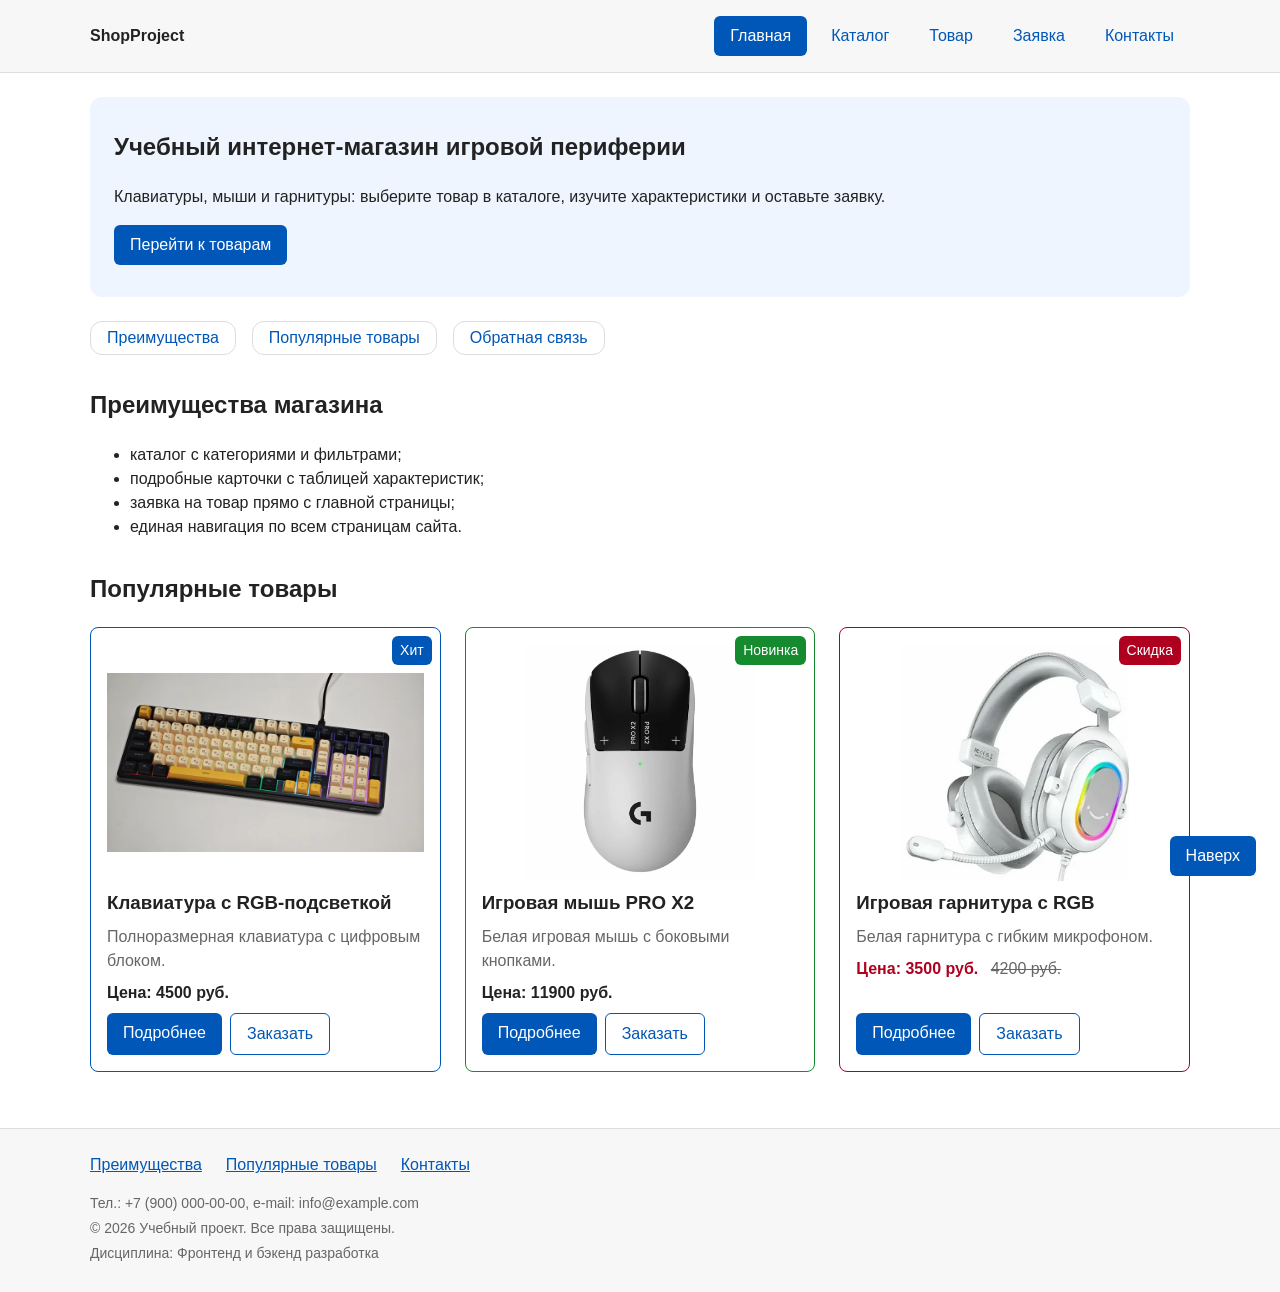
<file: index.html>
<!DOCTYPE html>
<html lang="ru">

<head>
    <meta charset="UTF-8">
    <meta name="viewport" content="width=device-width, initial-scale=1.0">
    <meta name="description" content="Главная страница учебного интернет-магазина игровой периферии: преимущества, популярные товары, быстрая заявка.">
    <title>Учебный интернет-магазин</title>
    <link rel="stylesheet" href="css/style.css">
    <script src="js/main.js" defer></script>
    <meta property="og:type" content="website">
    <meta property="og:title" content="Учебный интернет-магазин">
    <meta property="og:description" content="Главная страница учебного интернет-магазина игровой периферии: преимущества, популярные товары, быстрая заявка.">
</head>

<body>
    <header class="site-header">
        <div class="site-header__inner">
            <a class="site-header__logo" href="index.html">ShopProject</a>

            <nav class="site-nav" aria-label="Основная навигация">
                <ul class="site-nav__list">
                    <li class="site-nav__item">
                        <a class="site-nav__link site-nav__link--active" aria-current="page" href="index.html">Главная</a>
                    </li>
                    <li class="site-nav__item">
                        <a class="site-nav__link" href="catalog.html">Каталог</a>
                    </li>
                    <li class="site-nav__item">
                        <a class="site-nav__link" href="product.html">Товар</a>
                    </li>
                    <li class="site-nav__item">
                        <a class="site-nav__link" href="order.html">Заявка</a>
                    </li>
                    <li class="site-nav__item">
                        <a class="site-nav__link" href="contacts.html">Контакты</a>
                    </li>
                </ul>
            </nav>
        </div>
    </header>

    <main class="site-main">
        <section class="hero">
            <h1 class="hero__title">Учебный интернет-магазин игровой периферии</h1>
            <p class="hero__text">
                Клавиатуры, мыши и гарнитуры: выберите товар в каталоге, изучите характеристики и оставьте заявку.
            </p>
            <a class="button button--primary" href="#popular">Перейти к товарам</a>
        </section>

        <nav class="anchor-nav" aria-label="Разделы страницы">
            <a class="anchor-nav__link" href="#advantages">Преимущества</a>
            <a class="anchor-nav__link" href="#popular">Популярные товары</a>
            <a class="anchor-nav__link" href="#contacts">Обратная связь</a>
        </nav>

        <section class="section" id="advantages">
            <h2 class="section__title">Преимущества магазина</h2>

            <ul class="advantages-list">
                <li>каталог с категориями и фильтрами;</li>
                <li>подробные карточки с таблицей характеристик;</li>
                <li>заявка на товар прямо с главной страницы;</li>
                <li>единая навигация по всем страницам сайта.</li>
            </ul>
        </section>

        <section class="section" id="popular">
            <h2 class="section__title">Популярные товары</h2>

            <div class="products-grid">
                <article class="product-card product-card--featured" data-category="keyboards">
                    <span class="product-card__badge">Хит</span>
                    <img class="product-card__image" src="images/product-1.png" alt="Клавиатура с цифровым блоком, чёрно-бежево-жёлтые клавиши, RGB-подсветка" width="760" height="428" loading="lazy">
                    <h3 class="product-card__title">Клавиатура с RGB-подсветкой</h3>
                    <p class="product-card__description">Полноразмерная клавиатура с цифровым блоком.</p>
                    <p class="product-card__price">Цена: 4500 руб.</p>
                    <div class="product-card__actions">
                        <a class="button button--primary product-card__button" href="product.html">Подробнее</a>
                        <button class="button button--secondary product-card__button" type="button" data-product="Клавиатура с RGB-подсветкой">Заказать</button>
                    </div>
                </article>
                <article class="product-card product-card--new" data-category="mice">
                    <span class="product-card__badge">Новинка</span>
                    <img class="product-card__image" src="images/product-2.png" alt="Белая игровая мышь PRO X2 с чёрной верхней панелью, вид сверху" width="779" height="800" loading="lazy">
                    <h3 class="product-card__title">Игровая мышь PRO X2</h3>
                    <p class="product-card__description">Белая игровая мышь с боковыми кнопками.</p>
                    <p class="product-card__price">Цена: 11900 руб.</p>
                    <div class="product-card__actions">
                        <a class="button button--primary product-card__button" href="product-2.html">Подробнее</a>
                        <button class="button button--secondary product-card__button" type="button" data-product="Игровая мышь PRO X2">Заказать</button>
                    </div>
                </article>
                <article class="product-card product-card--discount" data-category="headsets">
                    <span class="product-card__badge">Скидка</span>
                    <img class="product-card__image" src="images/product-3.png" alt="Белая игровая гарнитура с RGB-кольцом на чашке и микрофоном" width="307" height="320" loading="lazy">
                    <h3 class="product-card__title">Игровая гарнитура с RGB</h3>
                    <p class="product-card__description">Белая гарнитура с гибким микрофоном.</p>
                    <p class="product-card__price">Цена: 3500 руб. <s class="product-card__old-price">4200 руб.</s></p>
                    <div class="product-card__actions">
                        <a class="button button--primary product-card__button" href="product-3.html">Подробнее</a>
                        <button class="button button--secondary product-card__button" type="button" data-product="Игровая гарнитура с RGB">Заказать</button>
                    </div>
                </article>
            </div>
        </section>
    </main>

    <footer class="site-footer" id="contacts">
        <div class="site-footer__inner">
            <ul class="site-footer__links">
                <li><a class="site-footer__link" href="index.html#advantages">Преимущества</a></li>
                <li><a class="site-footer__link" href="index.html#popular">Популярные товары</a></li>
                <li><a class="site-footer__link" href="contacts.html">Контакты</a></li>
            </ul>
            <p class="site-footer__text">Тел.: +7 (900) 000-00-00, e-mail: info@example.com</p>
            <p class="site-footer__text">&copy; 2026 Учебный проект. Все права защищены.</p>
            <p class="site-footer__text">Дисциплина: Фронтенд и бэкенд разработка</p>
        </div>
    </footer>

    <a class="to-top" href="#" aria-label="Наверх">Наверх</a>

    <dialog class="order-dialog" id="order-dialog" aria-labelledby="order-dialog-title">
        <h2 class="order-dialog__title" id="order-dialog-title">Оформление заявки</h2>
        <p class="order-dialog__product">Товар: <strong id="selected-product-name"></strong></p>

        <form class="order-form" id="order-dialog-form" action="#" method="post" novalidate>
            <input id="selected-product" name="selected-product" type="hidden">

            <div class="order-form__field">
                <label class="order-form__label" for="dialog-name">Имя</label>
                <input class="order-form__input" id="dialog-name" name="name" type="text"
                    placeholder="Введите ваше имя" minlength="2" autocomplete="given-name" required>
            </div>

            <div class="order-form__field">
                <label class="order-form__label" for="dialog-email">E-mail</label>
                <input class="order-form__input" id="dialog-email" name="email" type="email"
                    placeholder="example@mail.ru" autocomplete="email" required>
            </div>

            <div class="order-form__field">
                <label class="order-form__label" for="dialog-phone">Телефон</label>
                <input class="order-form__input" id="dialog-phone" name="phone" type="tel" inputmode="tel"
                    placeholder="+7 (900) 000-00-00" pattern="^\+7 \(\d{3}\) \d{3}-\d{2}-\d{2}$" required>
                <small class="order-form__hint">Формат: +7 (900) 000-00-00</small>
            </div>

            <div class="order-form__field">
                <label class="order-form__label" for="dialog-topic">Тема заявки</label>
                <select class="order-form__select" id="dialog-topic" name="topic" required>
                    <option value="">Выберите тему</option>
                    <option value="product">Заказ товара</option>
                    <option value="consultation">Консультация</option>
                    <option value="delivery">Доставка</option>
                </select>
            </div>

            <div class="order-form__field">
                <label class="order-form__label" for="dialog-comment">Комментарий</label>
                <textarea class="order-form__textarea" id="dialog-comment" name="comment" rows="3"
                    placeholder="Укажите дополнительную информацию"></textarea>
            </div>

            <div class="order-form__field">
                <label class="order-form__label order-form__label--inline" for="dialog-agreement">
                    <input class="order-form__checkbox" id="dialog-agreement" name="agreement" type="checkbox" required>
                    Я согласен на обработку данных
                </label>
            </div>

            <div class="order-form__actions">
                <button class="button button--secondary" type="button" id="close-order-dialog">Закрыть</button>
                <button class="button button--primary" type="submit">Отправить заявку</button>
            </div>
        </form>
    </dialog>

    <p class="success-message" id="success-message" role="status" hidden>
        Форма успешно отправлена!
    </p>
</body>

</html>
</file>
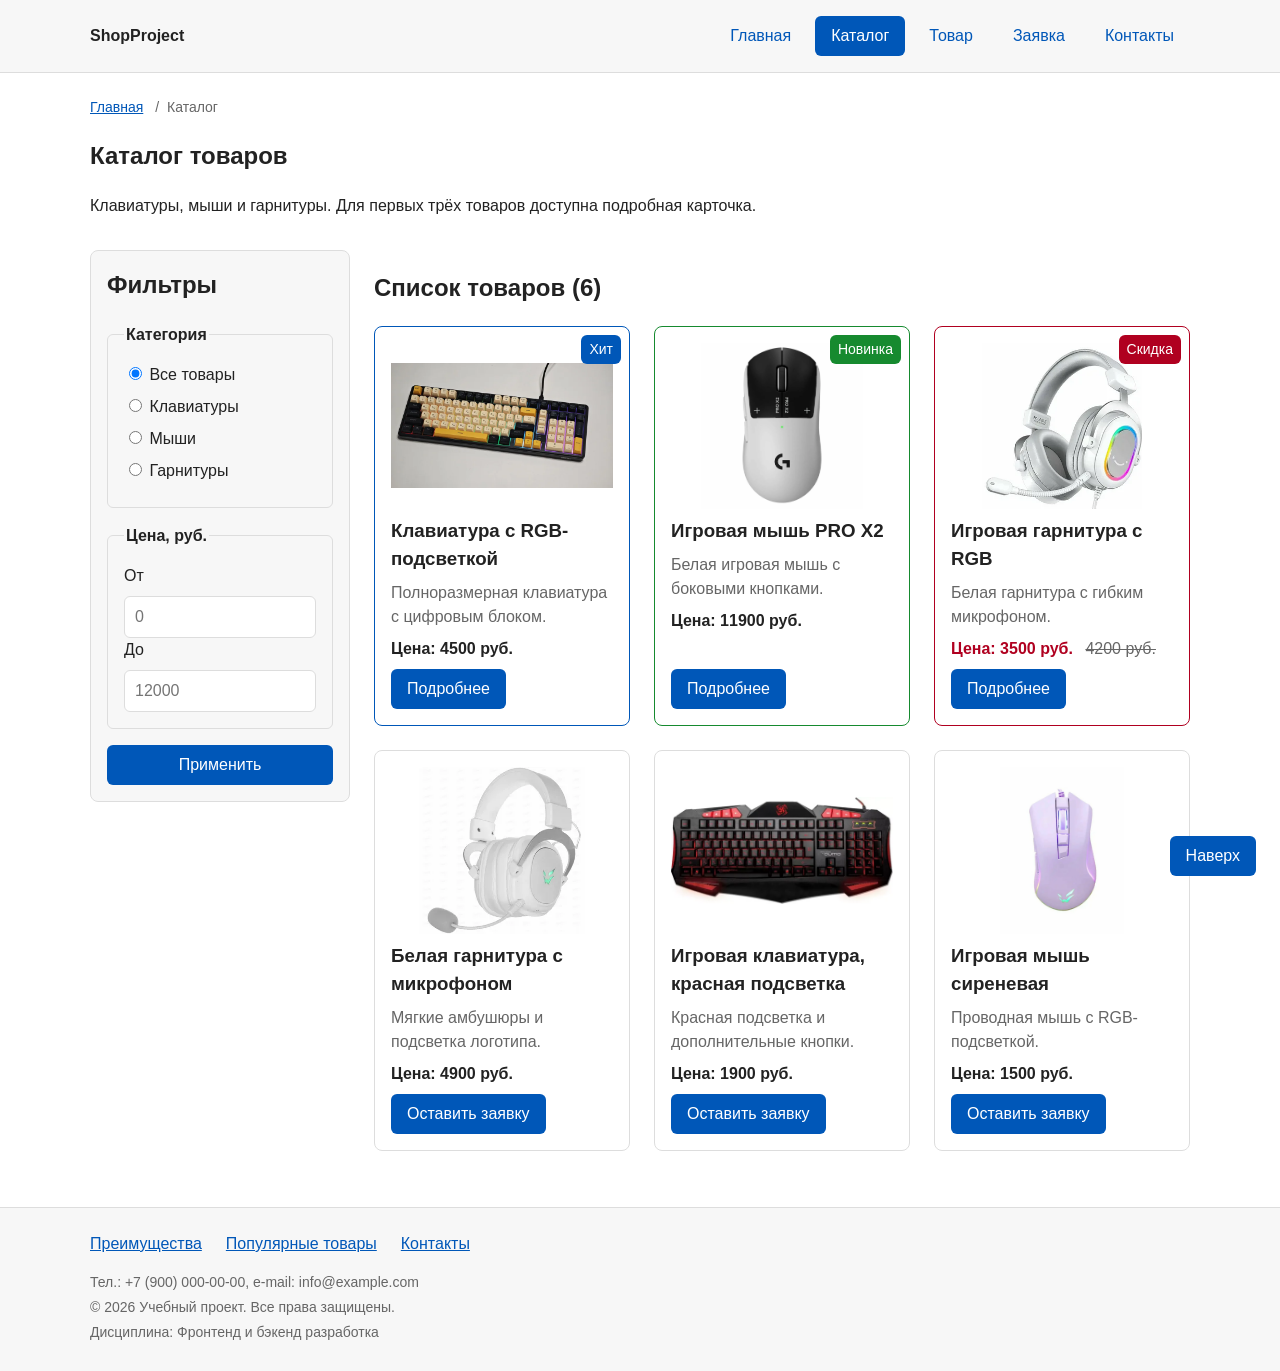
<file: catalog.html>
<!DOCTYPE html>
<html lang="ru">

<head>
    <meta charset="UTF-8">
    <meta name="viewport" content="width=device-width, initial-scale=1.0">
    <meta name="description" content="Каталог товаров учебного интернет-магазина: шесть карточек, категории и блок фильтров.">
    <title>Каталог товаров — Учебный интернет-магазин</title>
    <link rel="stylesheet" href="css/style.css">
    <script src="js/main.js" defer></script>
    <meta property="og:type" content="website">
    <meta property="og:title" content="Каталог товаров — Учебный интернет-магазин">
    <meta property="og:description" content="Каталог товаров учебного интернет-магазина: шесть карточек, категории и блок фильтров.">
</head>

<body>
    <header class="site-header">
        <div class="site-header__inner">
            <a class="site-header__logo" href="index.html">ShopProject</a>

            <nav class="site-nav" aria-label="Основная навигация">
                <ul class="site-nav__list">
                    <li class="site-nav__item">
                        <a class="site-nav__link" href="index.html">Главная</a>
                    </li>
                    <li class="site-nav__item">
                        <a class="site-nav__link site-nav__link--active" aria-current="page" href="catalog.html">Каталог</a>
                    </li>
                    <li class="site-nav__item">
                        <a class="site-nav__link" href="product.html">Товар</a>
                    </li>
                    <li class="site-nav__item">
                        <a class="site-nav__link" href="order.html">Заявка</a>
                    </li>
                    <li class="site-nav__item">
                        <a class="site-nav__link" href="contacts.html">Контакты</a>
                    </li>
                </ul>
            </nav>
        </div>
    </header>

    <main class="site-main">
        <nav class="breadcrumbs" aria-label="Хлебные крошки">
            <a class="breadcrumbs__link" href="index.html">Главная</a>
            <span class="breadcrumbs__current">Каталог</span>
        </nav>

        <section class="section">
            <h1>Каталог товаров</h1>
            <p>Клавиатуры, мыши и гарнитуры. Для первых трёх товаров доступна подробная карточка.</p>
        </section>

        <div class="catalog-layout">
            <aside class="catalog-filters catalog-layout__filters" aria-label="Фильтры каталога">
                <h2 class="catalog-filters__title">Фильтры</h2>
                <form class="catalog-filters__form" action="#" method="get">
                    <fieldset class="catalog-filters__group">
                        <legend class="catalog-filters__legend">Категория</legend>
                        <label class="catalog-filters__label">
                            <input type="radio" name="category" value="all" checked> Все товары
                        </label>
                        <label class="catalog-filters__label">
                            <input type="radio" name="category" value="keyboards"> Клавиатуры
                        </label>
                        <label class="catalog-filters__label">
                            <input type="radio" name="category" value="mice"> Мыши
                        </label>
                        <label class="catalog-filters__label">
                            <input type="radio" name="category" value="headsets"> Гарнитуры
                        </label>
                    </fieldset>

                    <fieldset class="catalog-filters__group">
                        <legend class="catalog-filters__legend">Цена, руб.</legend>
                        <label class="catalog-filters__label" for="price-from">От</label>
                        <input class="catalog-filters__input" id="price-from" name="price-from" type="number" min="0"
                            placeholder="0">
                        <label class="catalog-filters__label" for="price-to">До</label>
                        <input class="catalog-filters__input" id="price-to" name="price-to" type="number" min="0"
                            placeholder="12000">
                    </fieldset>

                    <button class="button button--primary" type="submit">Применить</button>
                </form>
            </aside>

            <section class="catalog-layout__products" aria-labelledby="catalog-list-title">
                <h2 id="catalog-list-title">Список товаров (6)</h2>
                <div class="products-grid">
                <article class="product-card product-card--featured" data-category="keyboards">
                    <span class="product-card__badge">Хит</span>
                    <img class="product-card__image" src="images/product-1.png" alt="Клавиатура с цифровым блоком, чёрно-бежево-жёлтые клавиши, RGB-подсветка" width="760" height="428" loading="lazy">
                    <h3 class="product-card__title">Клавиатура с RGB-подсветкой</h3>
                    <p class="product-card__description">Полноразмерная клавиатура с цифровым блоком.</p>
                    <p class="product-card__price">Цена: 4500 руб.</p>
                    <div class="product-card__actions">
                        <a class="button button--primary product-card__button" href="product.html">Подробнее</a>
                    </div>
                </article>
                <article class="product-card product-card--new" data-category="mice">
                    <span class="product-card__badge">Новинка</span>
                    <img class="product-card__image" src="images/product-2.png" alt="Белая игровая мышь PRO X2 с чёрной верхней панелью, вид сверху" width="779" height="800" loading="lazy">
                    <h3 class="product-card__title">Игровая мышь PRO X2</h3>
                    <p class="product-card__description">Белая игровая мышь с боковыми кнопками.</p>
                    <p class="product-card__price">Цена: 11900 руб.</p>
                    <div class="product-card__actions">
                        <a class="button button--primary product-card__button" href="product-2.html">Подробнее</a>
                    </div>
                </article>
                <article class="product-card product-card--discount" data-category="headsets">
                    <span class="product-card__badge">Скидка</span>
                    <img class="product-card__image" src="images/product-3.png" alt="Белая игровая гарнитура с RGB-кольцом на чашке и микрофоном" width="307" height="320" loading="lazy">
                    <h3 class="product-card__title">Игровая гарнитура с RGB</h3>
                    <p class="product-card__description">Белая гарнитура с гибким микрофоном.</p>
                    <p class="product-card__price">Цена: 3500 руб. <s class="product-card__old-price">4200 руб.</s></p>
                    <div class="product-card__actions">
                        <a class="button button--primary product-card__button" href="product-3.html">Подробнее</a>
                    </div>
                </article>
                <article class="product-card" data-category="headsets">
                    <img class="product-card__image" src="images/product-4.png" alt="Белая гарнитура с микрофоном и подсвеченным логотипом на чашке" width="320" height="320" loading="lazy">
                    <h3 class="product-card__title">Белая гарнитура с микрофоном</h3>
                    <p class="product-card__description">Мягкие амбушюры и подсветка логотипа.</p>
                    <p class="product-card__price">Цена: 4900 руб.</p>
                    <div class="product-card__actions">
                        <a class="button button--primary product-card__button" href="order.html">Оставить заявку</a>
                    </div>
                </article>
                <article class="product-card" data-category="keyboards">
                    <img class="product-card__image" src="images/product-5.png" alt="Чёрная игровая клавиатура с красной подсветкой клавиш" width="480" height="230" loading="lazy">
                    <h3 class="product-card__title">Игровая клавиатура, красная подсветка</h3>
                    <p class="product-card__description">Красная подсветка и дополнительные кнопки.</p>
                    <p class="product-card__price">Цена: 1900 руб.</p>
                    <div class="product-card__actions">
                        <a class="button button--primary product-card__button" href="order.html">Оставить заявку</a>
                    </div>
                </article>
                <article class="product-card" data-category="mice">
                    <img class="product-card__image" src="images/product-6.png" alt="Сиреневая проводная игровая мышь с RGB-подсветкой" width="600" height="800" loading="lazy">
                    <h3 class="product-card__title">Игровая мышь сиреневая</h3>
                    <p class="product-card__description">Проводная мышь с RGB-подсветкой.</p>
                    <p class="product-card__price">Цена: 1500 руб.</p>
                    <div class="product-card__actions">
                        <a class="button button--primary product-card__button" href="order.html">Оставить заявку</a>
                    </div>
                </article>
                </div>
            </section>
        </div>
    </main>

    <footer class="site-footer" id="contacts">
        <div class="site-footer__inner">
            <ul class="site-footer__links">
                <li><a class="site-footer__link" href="index.html#advantages">Преимущества</a></li>
                <li><a class="site-footer__link" href="index.html#popular">Популярные товары</a></li>
                <li><a class="site-footer__link" href="contacts.html">Контакты</a></li>
            </ul>
            <p class="site-footer__text">Тел.: +7 (900) 000-00-00, e-mail: info@example.com</p>
            <p class="site-footer__text">&copy; 2026 Учебный проект. Все права защищены.</p>
            <p class="site-footer__text">Дисциплина: Фронтенд и бэкенд разработка</p>
        </div>
    </footer>

    <a class="to-top" href="#" aria-label="Наверх">Наверх</a>
</body>

</html>
</file>
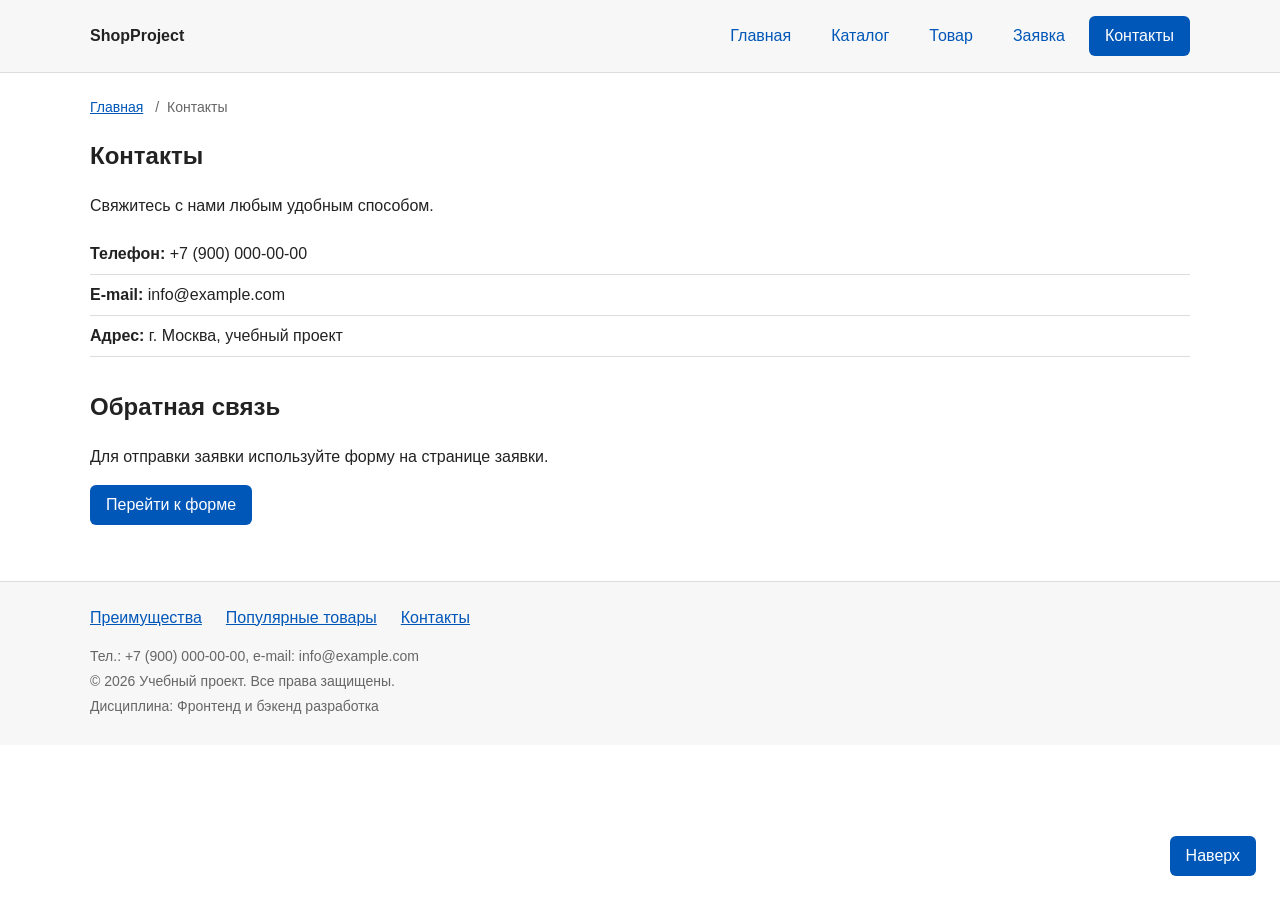
<file: contacts.html>
<!DOCTYPE html>
<html lang="ru">

<head>
    <meta charset="UTF-8">
    <meta name="viewport" content="width=device-width, initial-scale=1.0">
    <meta name="description" content="Контактная информация учебного интернет-магазина.">
    <title>Контакты — Учебный интернет-магазин</title>
    <link rel="stylesheet" href="css/style.css">
    <script src="js/main.js" defer></script>
    <meta property="og:type" content="website">
    <meta property="og:title" content="Контакты — Учебный интернет-магазин">
    <meta property="og:description" content="Контактная информация учебного интернет-магазина.">
</head>

<body>
    <header class="site-header">
        <div class="site-header__inner">
            <a class="site-header__logo" href="index.html">ShopProject</a>

            <nav class="site-nav" aria-label="Основная навигация">
                <ul class="site-nav__list">
                    <li class="site-nav__item">
                        <a class="site-nav__link" href="index.html">Главная</a>
                    </li>
                    <li class="site-nav__item">
                        <a class="site-nav__link" href="catalog.html">Каталог</a>
                    </li>
                    <li class="site-nav__item">
                        <a class="site-nav__link" href="product.html">Товар</a>
                    </li>
                    <li class="site-nav__item">
                        <a class="site-nav__link" href="order.html">Заявка</a>
                    </li>
                    <li class="site-nav__item">
                        <a class="site-nav__link site-nav__link--active" aria-current="page" href="contacts.html">Контакты</a>
                    </li>
                </ul>
            </nav>
        </div>
    </header>

    <main class="site-main">
        <nav class="breadcrumbs" aria-label="Хлебные крошки">
            <a class="breadcrumbs__link" href="index.html">Главная</a>
            <span class="breadcrumbs__current">Контакты</span>
        </nav>

        <section class="section">
            <h1>Контакты</h1>
            <p>Свяжитесь с нами любым удобным способом.</p>

            <ul class="contacts-list">
                <li class="contacts-list__item"><strong>Телефон:</strong> +7 (900) 000-00-00</li>
                <li class="contacts-list__item"><strong>E-mail:</strong> info@example.com</li>
                <li class="contacts-list__item"><strong>Адрес:</strong> г. Москва, учебный проект</li>
            </ul>
        </section>

        <section class="section" id="feedback">
            <h2 class="section__title">Обратная связь</h2>
            <p>Для отправки заявки используйте форму на странице заявки.</p>
            <a class="button button--primary" href="order.html">Перейти к форме</a>
        </section>
    </main>

    <footer class="site-footer" id="contacts">
        <div class="site-footer__inner">
            <ul class="site-footer__links">
                <li><a class="site-footer__link" href="index.html#advantages">Преимущества</a></li>
                <li><a class="site-footer__link" href="index.html#popular">Популярные товары</a></li>
                <li><a class="site-footer__link" href="contacts.html">Контакты</a></li>
            </ul>
            <p class="site-footer__text">Тел.: +7 (900) 000-00-00, e-mail: info@example.com</p>
            <p class="site-footer__text">&copy; 2026 Учебный проект. Все права защищены.</p>
            <p class="site-footer__text">Дисциплина: Фронтенд и бэкенд разработка</p>
        </div>
    </footer>

    <a class="to-top" href="#" aria-label="Наверх">Наверх</a>
</body>

</html>
</file>
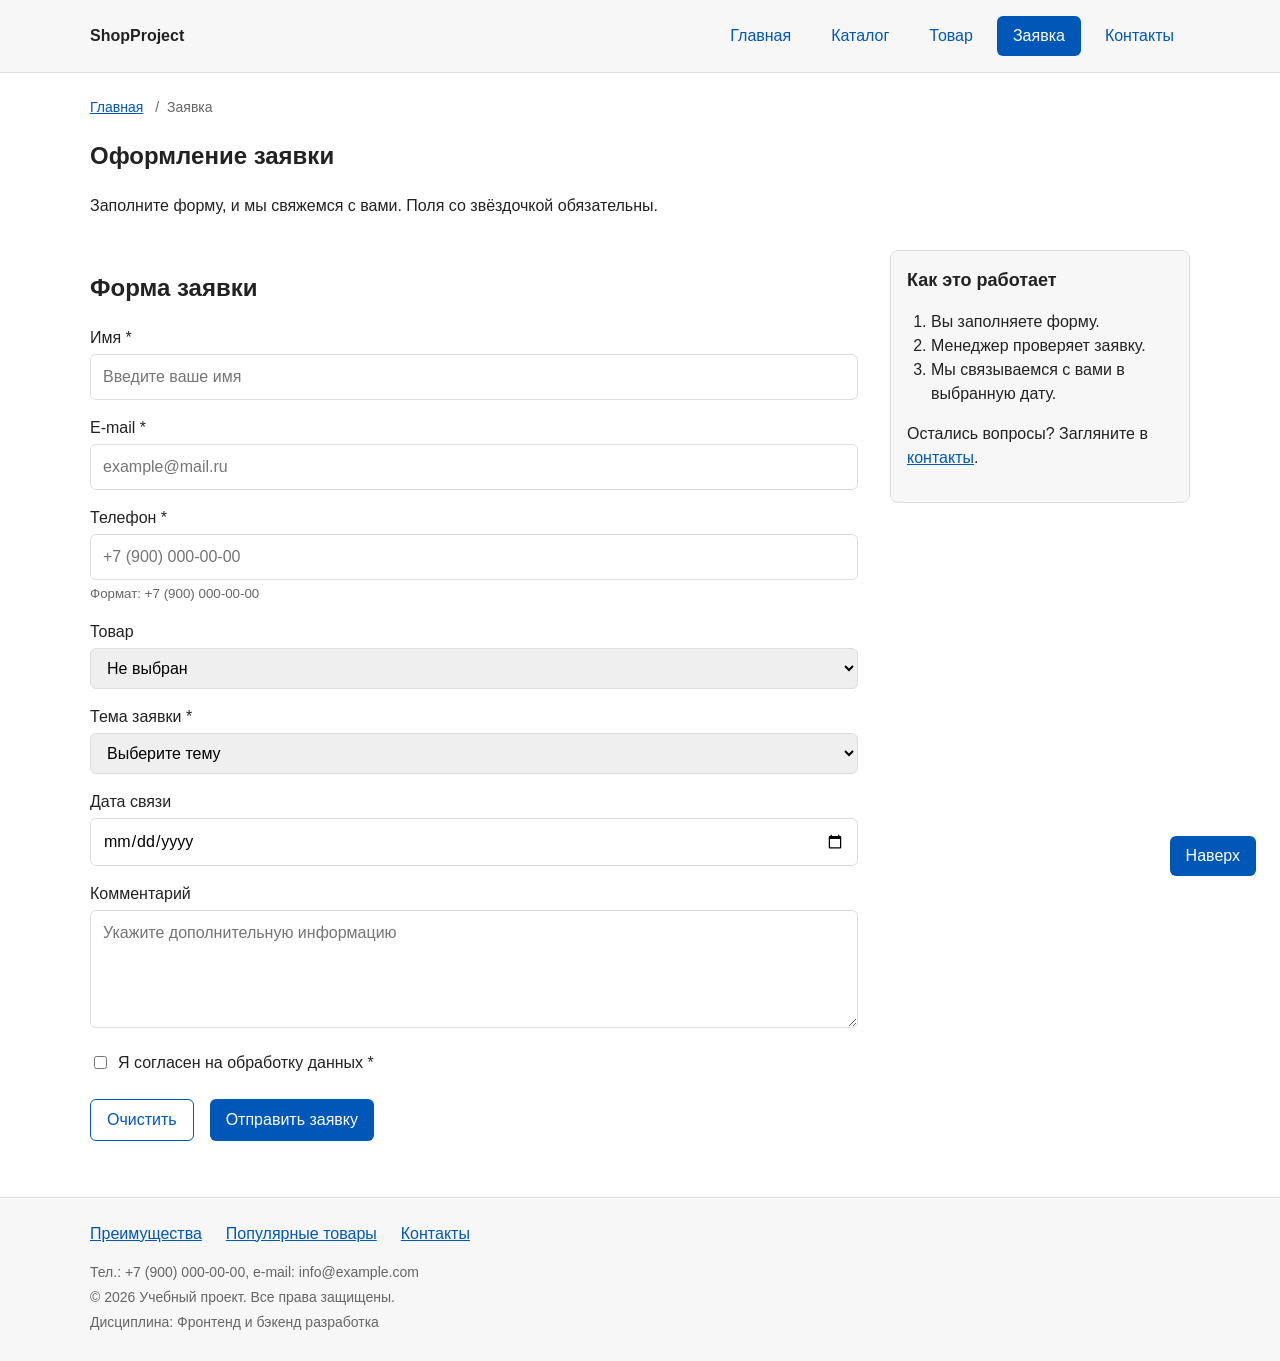
<file: order.html>
<!DOCTYPE html>
<html lang="ru">

<head>
    <meta charset="UTF-8">
    <meta name="viewport" content="width=device-width, initial-scale=1.0">
    <meta name="description" content="Страница оформления заявки: имя, e-mail, телефон, выбор товара и комментарий.">
    <title>Заявка — Учебный интернет-магазин</title>
    <link rel="stylesheet" href="css/style.css">
    <script src="js/main.js" defer></script>
    <meta property="og:type" content="website">
    <meta property="og:title" content="Заявка — Учебный интернет-магазин">
    <meta property="og:description" content="Страница оформления заявки: имя, e-mail, телефон, выбор товара и комментарий.">
</head>

<body>
    <header class="site-header">
        <div class="site-header__inner">
            <a class="site-header__logo" href="index.html">ShopProject</a>

            <nav class="site-nav" aria-label="Основная навигация">
                <ul class="site-nav__list">
                    <li class="site-nav__item">
                        <a class="site-nav__link" href="index.html">Главная</a>
                    </li>
                    <li class="site-nav__item">
                        <a class="site-nav__link" href="catalog.html">Каталог</a>
                    </li>
                    <li class="site-nav__item">
                        <a class="site-nav__link" href="product.html">Товар</a>
                    </li>
                    <li class="site-nav__item">
                        <a class="site-nav__link site-nav__link--active" aria-current="page" href="order.html">Заявка</a>
                    </li>
                    <li class="site-nav__item">
                        <a class="site-nav__link" href="contacts.html">Контакты</a>
                    </li>
                </ul>
            </nav>
        </div>
    </header>

    <main class="site-main">
        <nav class="breadcrumbs" aria-label="Хлебные крошки">
            <a class="breadcrumbs__link" href="index.html">Главная</a>
            <span class="breadcrumbs__current">Заявка</span>
        </nav>

        <section class="section">
            <h1>Оформление заявки</h1>
            <p>Заполните форму, и мы свяжемся с вами. Поля со звёздочкой обязательны.</p>
        </section>

        <div class="order-layout">
            <section class="order-layout__form" aria-labelledby="order-form-title">
                <h2 id="order-form-title">Форма заявки</h2>
                <form class="order-form" id="order-form" action="#" method="post" novalidate>
                    <div class="order-form__field">
                        <label class="order-form__label" for="order-name">Имя *</label>
                        <input class="order-form__input" id="order-name" name="name" type="text"
                            placeholder="Введите ваше имя" minlength="2" autocomplete="given-name" required>
                    </div>

                    <div class="order-form__field">
                        <label class="order-form__label" for="order-email">E-mail *</label>
                        <input class="order-form__input" id="order-email" name="email" type="email"
                            placeholder="example@mail.ru" autocomplete="email" required>
                    </div>

                    <div class="order-form__field">
                        <label class="order-form__label" for="order-phone">Телефон *</label>
                        <input class="order-form__input" id="order-phone" name="phone" type="tel" inputmode="tel"
                            placeholder="+7 (900) 000-00-00" pattern="^\+7 \(\d{3}\) \d{3}-\d{2}-\d{2}$" required>
                        <small class="order-form__hint">Формат: +7 (900) 000-00-00</small>
                    </div>

                    <div class="order-form__field">
                        <label class="order-form__label" for="order-product">Товар</label>
                        <select class="order-form__select" id="order-product" name="product">
                            <option value="">Не выбран</option>
                            <option value="1">Клавиатура с RGB-подсветкой</option>
                            <option value="2">Игровая мышь PRO X2</option>
                            <option value="3">Игровая гарнитура с RGB</option>
                            <option value="4">Белая гарнитура с микрофоном</option>
                            <option value="5">Игровая клавиатура, красная подсветка</option>
                            <option value="6">Игровая мышь сиреневая</option>
                        </select>
                    </div>

                    <div class="order-form__field">
                        <label class="order-form__label" for="order-topic">Тема заявки *</label>
                        <select class="order-form__select" id="order-topic" name="topic" required>
                            <option value="">Выберите тему</option>
                            <option value="product">Заказ товара</option>
                            <option value="consultation">Консультация</option>
                            <option value="delivery">Доставка</option>
                        </select>
                    </div>

                    <div class="order-form__field">
                        <label class="order-form__label" for="order-date">Дата связи</label>
                        <input class="order-form__input" id="order-date" name="date" type="date">
                    </div>

                    <div class="order-form__field">
                        <label class="order-form__label" for="order-comment">Комментарий</label>
                        <textarea class="order-form__textarea" id="order-comment" name="comment" rows="4"
                            placeholder="Укажите дополнительную информацию"></textarea>
                    </div>

                    <div class="order-form__field">
                        <label class="order-form__label order-form__label--inline" for="order-agreement">
                            <input class="order-form__checkbox" id="order-agreement" name="agreement" type="checkbox" required>
                            Я согласен на обработку данных *
                        </label>
                    </div>

                    <div class="order-form__actions">
                        <button class="button button--secondary" type="reset">Очистить</button>
                        <button class="button button--primary" type="submit">Отправить заявку</button>
                    </div>
                </form>
            </section>

            <aside class="order-layout__aside" aria-label="Как проходит заявка">
                <h2 class="order-layout__aside-title">Как это работает</h2>
                <ol class="order-layout__steps">
                    <li>Вы заполняете форму.</li>
                    <li>Менеджер проверяет заявку.</li>
                    <li>Мы связываемся с вами в выбранную дату.</li>
                </ol>
                <p>Остались вопросы? Загляните в <a href="contacts.html">контакты</a>.</p>
            </aside>
        </div>
    </main>

    <footer class="site-footer" id="contacts">
        <div class="site-footer__inner">
            <ul class="site-footer__links">
                <li><a class="site-footer__link" href="index.html#advantages">Преимущества</a></li>
                <li><a class="site-footer__link" href="index.html#popular">Популярные товары</a></li>
                <li><a class="site-footer__link" href="contacts.html">Контакты</a></li>
            </ul>
            <p class="site-footer__text">Тел.: +7 (900) 000-00-00, e-mail: info@example.com</p>
            <p class="site-footer__text">&copy; 2026 Учебный проект. Все права защищены.</p>
            <p class="site-footer__text">Дисциплина: Фронтенд и бэкенд разработка</p>
        </div>
    </footer>

    <a class="to-top" href="#" aria-label="Наверх">Наверх</a>

    <p class="success-message" id="success-message" role="status" hidden>
        Форма успешно отправлена!
    </p>
</body>

</html>
</file>
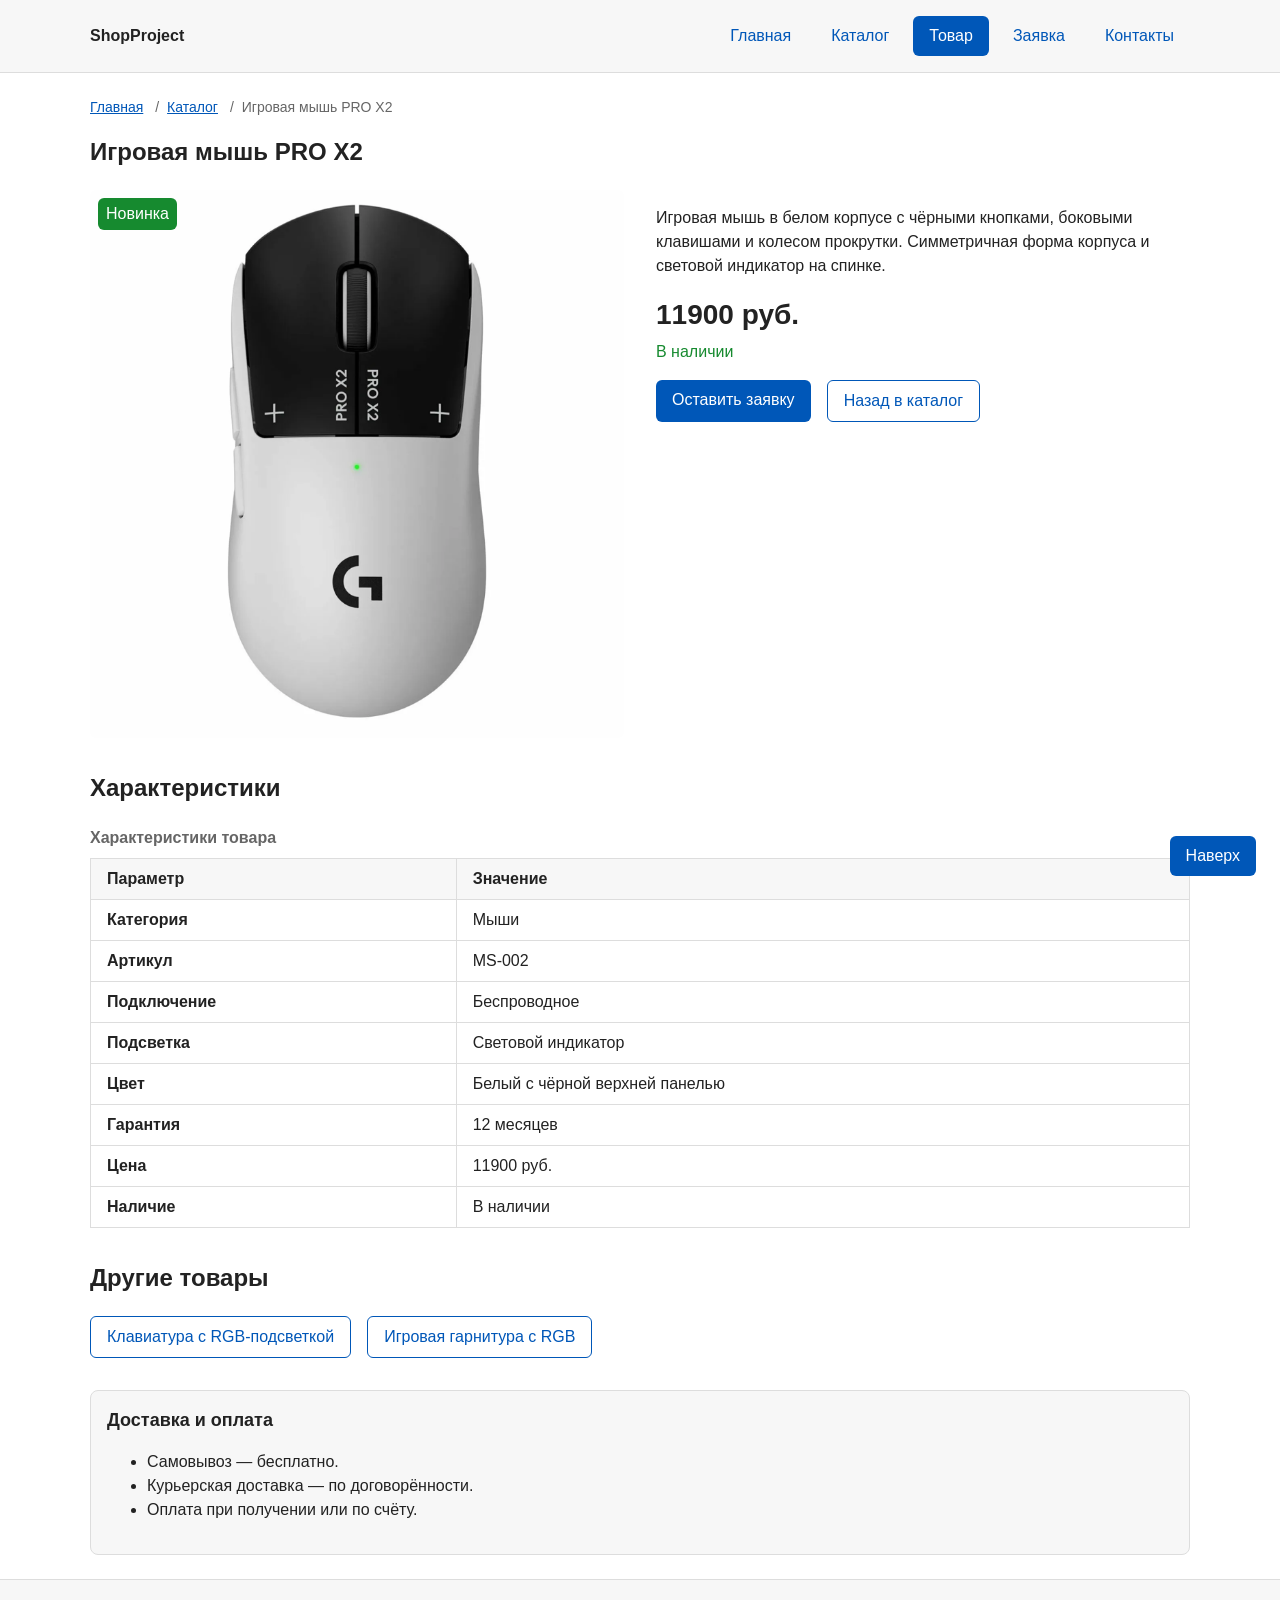
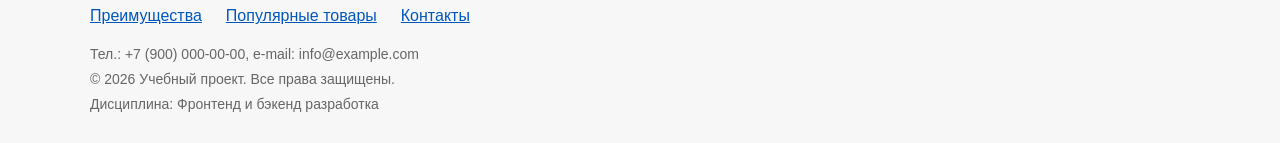
<file: product-2.html>
<!DOCTYPE html>
<html lang="ru">

<head>
    <meta charset="UTF-8">
    <meta name="viewport" content="width=device-width, initial-scale=1.0">
    <meta name="description" content="Карточка товара «Игровая мышь PRO X2»: изображение, описание, цена, таблица характеристик и кнопка заявки.">
    <title>Игровая мышь PRO X2 — карточка товара</title>
    <link rel="stylesheet" href="css/style.css">
    <script src="js/main.js" defer></script>
    <meta property="og:type" content="website">
    <meta property="og:title" content="Игровая мышь PRO X2 — карточка товара">
    <meta property="og:description" content="Карточка товара «Игровая мышь PRO X2»: изображение, описание, цена, таблица характеристик и кнопка заявки.">
</head>

<body>
    <header class="site-header">
        <div class="site-header__inner">
            <a class="site-header__logo" href="index.html">ShopProject</a>

            <nav class="site-nav" aria-label="Основная навигация">
                <ul class="site-nav__list">
                    <li class="site-nav__item">
                        <a class="site-nav__link" href="index.html">Главная</a>
                    </li>
                    <li class="site-nav__item">
                        <a class="site-nav__link" href="catalog.html">Каталог</a>
                    </li>
                    <li class="site-nav__item">
                        <a class="site-nav__link site-nav__link--active" aria-current="page" href="product.html">Товар</a>
                    </li>
                    <li class="site-nav__item">
                        <a class="site-nav__link" href="order.html">Заявка</a>
                    </li>
                    <li class="site-nav__item">
                        <a class="site-nav__link" href="contacts.html">Контакты</a>
                    </li>
                </ul>
            </nav>
        </div>
    </header>

    <main class="site-main">
        <nav class="breadcrumbs" aria-label="Хлебные крошки">
            <a class="breadcrumbs__link" href="index.html">Главная</a>
            <a class="breadcrumbs__link breadcrumbs__link--next" href="catalog.html">Каталог</a>
            <span class="breadcrumbs__current">Игровая мышь PRO X2</span>
        </nav>

        <article class="product-page">
            <h1 class="product-page__title">Игровая мышь PRO X2</h1>

            <div class="product-page__layout">
                <div class="product-page__media">
                    <span class="product-page__badge product-page__badge--new">Новинка</span>
                    <img class="product-page__image" src="images/product-2.png" alt="Белая игровая мышь PRO X2 с чёрной верхней панелью, вид сверху" width="779" height="800">
                </div>

                <div class="product-page__info">
                    <p class="product-page__description">Игровая мышь в белом корпусе с чёрными кнопками, боковыми клавишами и колесом прокрутки. Симметричная форма корпуса и световой индикатор на спинке.</p>
                    <p class="product-page__price">11900 руб.</p>
                    <p class="product-page__stock">В наличии</p>
                    <div class="product-page__actions">
                        <a class="button button--primary" href="order.html">Оставить заявку</a>
                        <a class="button button--secondary" href="catalog.html">Назад в каталог</a>
                    </div>
                </div>
            </div>

            <section class="product-page__section" aria-labelledby="specs-title">
                <h2 id="specs-title">Характеристики</h2>
                <table class="product-table">
                    <caption class="product-table__caption">Характеристики товара</caption>
                    <thead>
                        <tr>
                            <th scope="col">Параметр</th>
                            <th scope="col">Значение</th>
                        </tr>
                    </thead>
                    <tbody>
                        <tr><th scope="row">Категория</th><td>Мыши</td></tr>
                        <tr><th scope="row">Артикул</th><td>MS-002</td></tr>
                        <tr><th scope="row">Подключение</th><td>Беспроводное</td></tr>
                        <tr><th scope="row">Подсветка</th><td>Световой индикатор</td></tr>
                        <tr><th scope="row">Цвет</th><td>Белый с чёрной верхней панелью</td></tr>
                        <tr><th scope="row">Гарантия</th><td>12 месяцев</td></tr>
                        <tr><th scope="row">Цена</th><td>11900 руб.</td></tr>
                        <tr><th scope="row">Наличие</th><td>В наличии</td></tr>
                    </tbody>
                </table>
            </section>

            <section class="product-page__section" aria-labelledby="related-title">
                <h2 id="related-title">Другие товары</h2>
                <div class="product-page__actions">
                        <a class="button button--secondary" href="product.html">Клавиатура с RGB-подсветкой</a>
                        <a class="button button--secondary" href="product-3.html">Игровая гарнитура с RGB</a>
                </div>
            </section>

            <aside class="product-page__aside" aria-label="Доставка и оплата">
                <h2 class="product-page__aside-title">Доставка и оплата</h2>
                <ul>
                    <li>Самовывоз — бесплатно.</li>
                    <li>Курьерская доставка — по договорённости.</li>
                    <li>Оплата при получении или по счёту.</li>
                </ul>
            </aside>
        </article>
    </main>

    <footer class="site-footer" id="contacts">
        <div class="site-footer__inner">
            <ul class="site-footer__links">
                <li><a class="site-footer__link" href="index.html#advantages">Преимущества</a></li>
                <li><a class="site-footer__link" href="index.html#popular">Популярные товары</a></li>
                <li><a class="site-footer__link" href="contacts.html">Контакты</a></li>
            </ul>
            <p class="site-footer__text">Тел.: +7 (900) 000-00-00, e-mail: info@example.com</p>
            <p class="site-footer__text">&copy; 2026 Учебный проект. Все права защищены.</p>
            <p class="site-footer__text">Дисциплина: Фронтенд и бэкенд разработка</p>
        </div>
    </footer>

    <a class="to-top" href="#" aria-label="Наверх">Наверх</a>
</body>

</html>
</file>
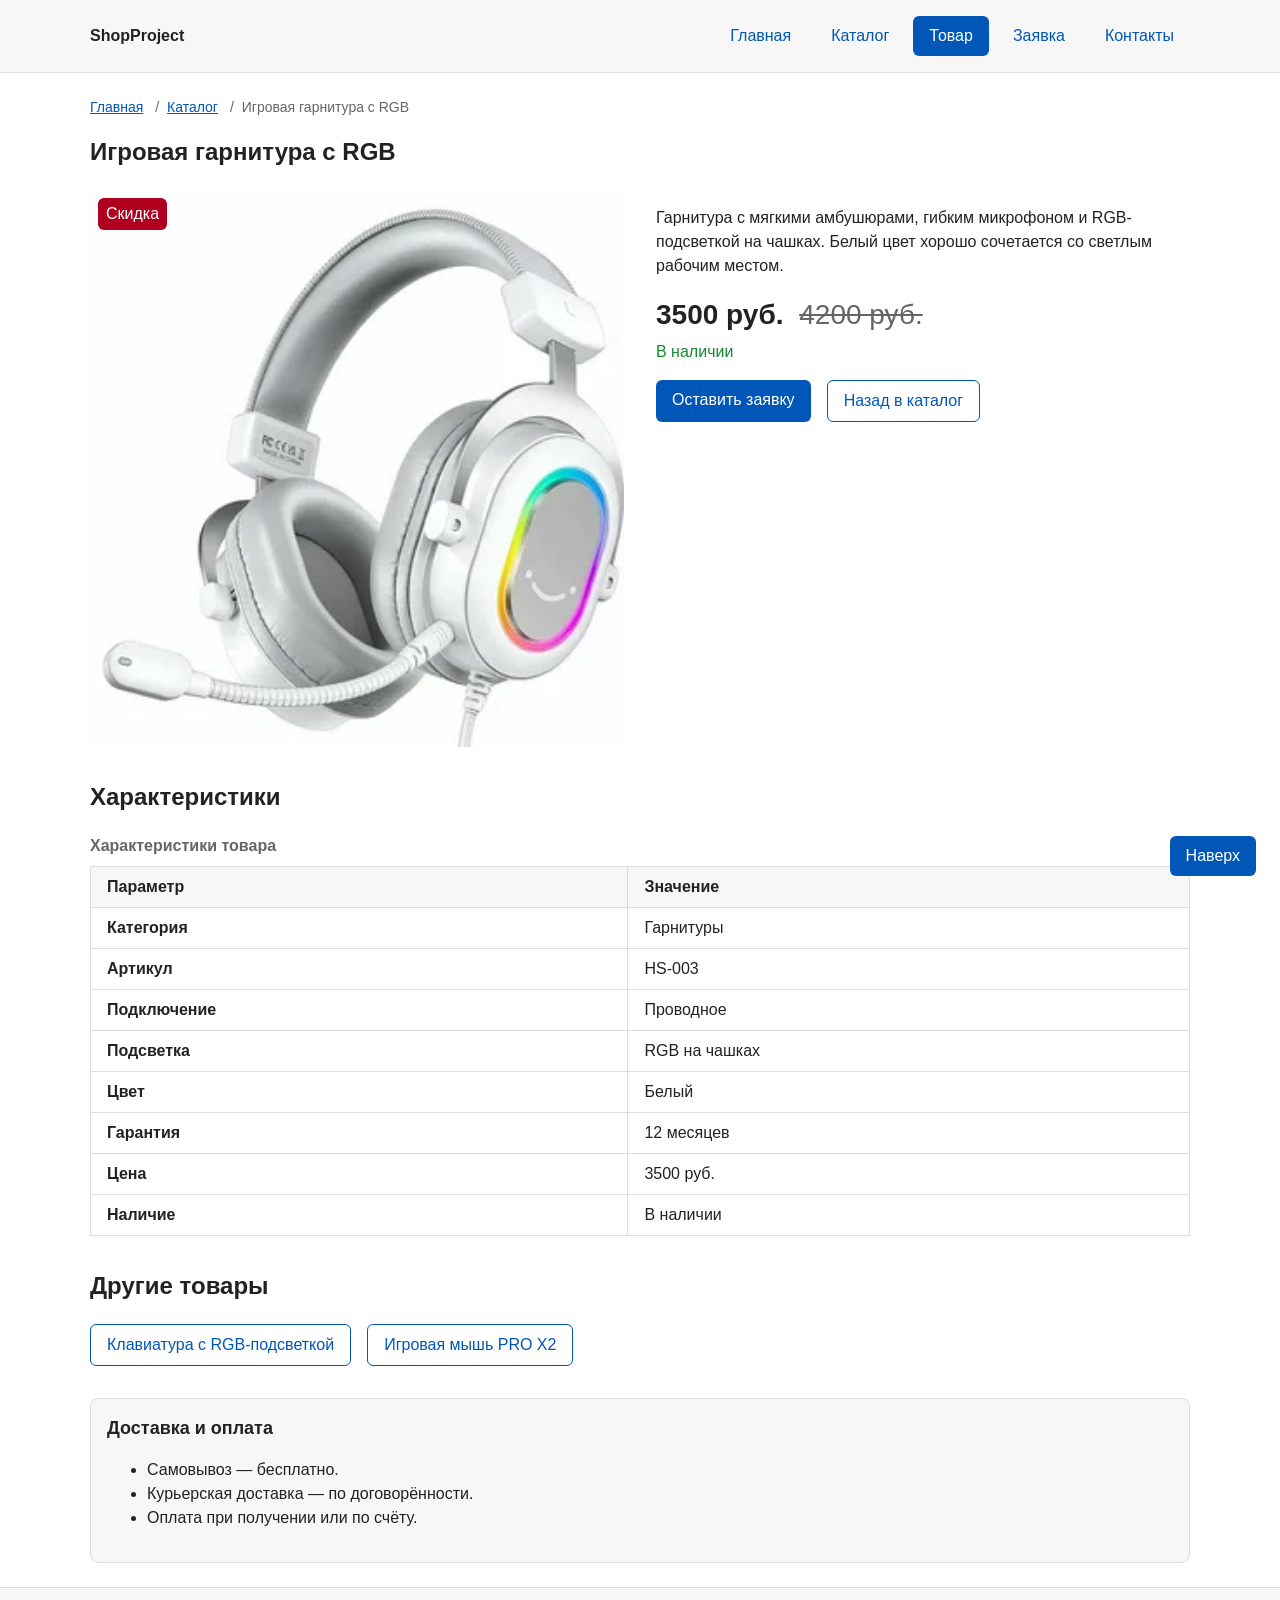
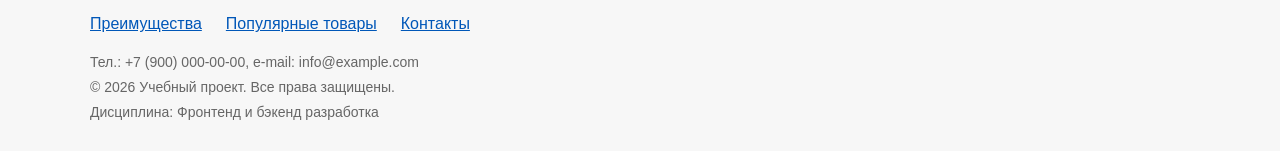
<file: product-3.html>
<!DOCTYPE html>
<html lang="ru">

<head>
    <meta charset="UTF-8">
    <meta name="viewport" content="width=device-width, initial-scale=1.0">
    <meta name="description" content="Карточка товара «Игровая гарнитура с RGB»: изображение, описание, цена, таблица характеристик и кнопка заявки.">
    <title>Игровая гарнитура с RGB — карточка товара</title>
    <link rel="stylesheet" href="css/style.css">
    <script src="js/main.js" defer></script>
    <meta property="og:type" content="website">
    <meta property="og:title" content="Игровая гарнитура с RGB — карточка товара">
    <meta property="og:description" content="Карточка товара «Игровая гарнитура с RGB»: изображение, описание, цена, таблица характеристик и кнопка заявки.">
</head>

<body>
    <header class="site-header">
        <div class="site-header__inner">
            <a class="site-header__logo" href="index.html">ShopProject</a>

            <nav class="site-nav" aria-label="Основная навигация">
                <ul class="site-nav__list">
                    <li class="site-nav__item">
                        <a class="site-nav__link" href="index.html">Главная</a>
                    </li>
                    <li class="site-nav__item">
                        <a class="site-nav__link" href="catalog.html">Каталог</a>
                    </li>
                    <li class="site-nav__item">
                        <a class="site-nav__link site-nav__link--active" aria-current="page" href="product.html">Товар</a>
                    </li>
                    <li class="site-nav__item">
                        <a class="site-nav__link" href="order.html">Заявка</a>
                    </li>
                    <li class="site-nav__item">
                        <a class="site-nav__link" href="contacts.html">Контакты</a>
                    </li>
                </ul>
            </nav>
        </div>
    </header>

    <main class="site-main">
        <nav class="breadcrumbs" aria-label="Хлебные крошки">
            <a class="breadcrumbs__link" href="index.html">Главная</a>
            <a class="breadcrumbs__link breadcrumbs__link--next" href="catalog.html">Каталог</a>
            <span class="breadcrumbs__current">Игровая гарнитура с RGB</span>
        </nav>

        <article class="product-page">
            <h1 class="product-page__title">Игровая гарнитура с RGB</h1>

            <div class="product-page__layout">
                <div class="product-page__media">
                    <span class="product-page__badge product-page__badge--discount">Скидка</span>
                    <img class="product-page__image" src="images/product-3.png" alt="Белая игровая гарнитура с RGB-кольцом на чашке и микрофоном" width="307" height="320">
                </div>

                <div class="product-page__info">
                    <p class="product-page__description">Гарнитура с мягкими амбушюрами, гибким микрофоном и RGB-подсветкой на чашках. Белый цвет хорошо сочетается со светлым рабочим местом.</p>
                    <p class="product-page__price">3500 руб. <s class="product-page__old-price">4200 руб.</s></p>
                    <p class="product-page__stock">В наличии</p>
                    <div class="product-page__actions">
                        <a class="button button--primary" href="order.html">Оставить заявку</a>
                        <a class="button button--secondary" href="catalog.html">Назад в каталог</a>
                    </div>
                </div>
            </div>

            <section class="product-page__section" aria-labelledby="specs-title">
                <h2 id="specs-title">Характеристики</h2>
                <table class="product-table">
                    <caption class="product-table__caption">Характеристики товара</caption>
                    <thead>
                        <tr>
                            <th scope="col">Параметр</th>
                            <th scope="col">Значение</th>
                        </tr>
                    </thead>
                    <tbody>
                        <tr><th scope="row">Категория</th><td>Гарнитуры</td></tr>
                        <tr><th scope="row">Артикул</th><td>HS-003</td></tr>
                        <tr><th scope="row">Подключение</th><td>Проводное</td></tr>
                        <tr><th scope="row">Подсветка</th><td>RGB на чашках</td></tr>
                        <tr><th scope="row">Цвет</th><td>Белый</td></tr>
                        <tr><th scope="row">Гарантия</th><td>12 месяцев</td></tr>
                        <tr><th scope="row">Цена</th><td>3500 руб.</td></tr>
                        <tr><th scope="row">Наличие</th><td>В наличии</td></tr>
                    </tbody>
                </table>
            </section>

            <section class="product-page__section" aria-labelledby="related-title">
                <h2 id="related-title">Другие товары</h2>
                <div class="product-page__actions">
                        <a class="button button--secondary" href="product.html">Клавиатура с RGB-подсветкой</a>
                        <a class="button button--secondary" href="product-2.html">Игровая мышь PRO X2</a>
                </div>
            </section>

            <aside class="product-page__aside" aria-label="Доставка и оплата">
                <h2 class="product-page__aside-title">Доставка и оплата</h2>
                <ul>
                    <li>Самовывоз — бесплатно.</li>
                    <li>Курьерская доставка — по договорённости.</li>
                    <li>Оплата при получении или по счёту.</li>
                </ul>
            </aside>
        </article>
    </main>

    <footer class="site-footer" id="contacts">
        <div class="site-footer__inner">
            <ul class="site-footer__links">
                <li><a class="site-footer__link" href="index.html#advantages">Преимущества</a></li>
                <li><a class="site-footer__link" href="index.html#popular">Популярные товары</a></li>
                <li><a class="site-footer__link" href="contacts.html">Контакты</a></li>
            </ul>
            <p class="site-footer__text">Тел.: +7 (900) 000-00-00, e-mail: info@example.com</p>
            <p class="site-footer__text">&copy; 2026 Учебный проект. Все права защищены.</p>
            <p class="site-footer__text">Дисциплина: Фронтенд и бэкенд разработка</p>
        </div>
    </footer>

    <a class="to-top" href="#" aria-label="Наверх">Наверх</a>
</body>

</html>
</file>
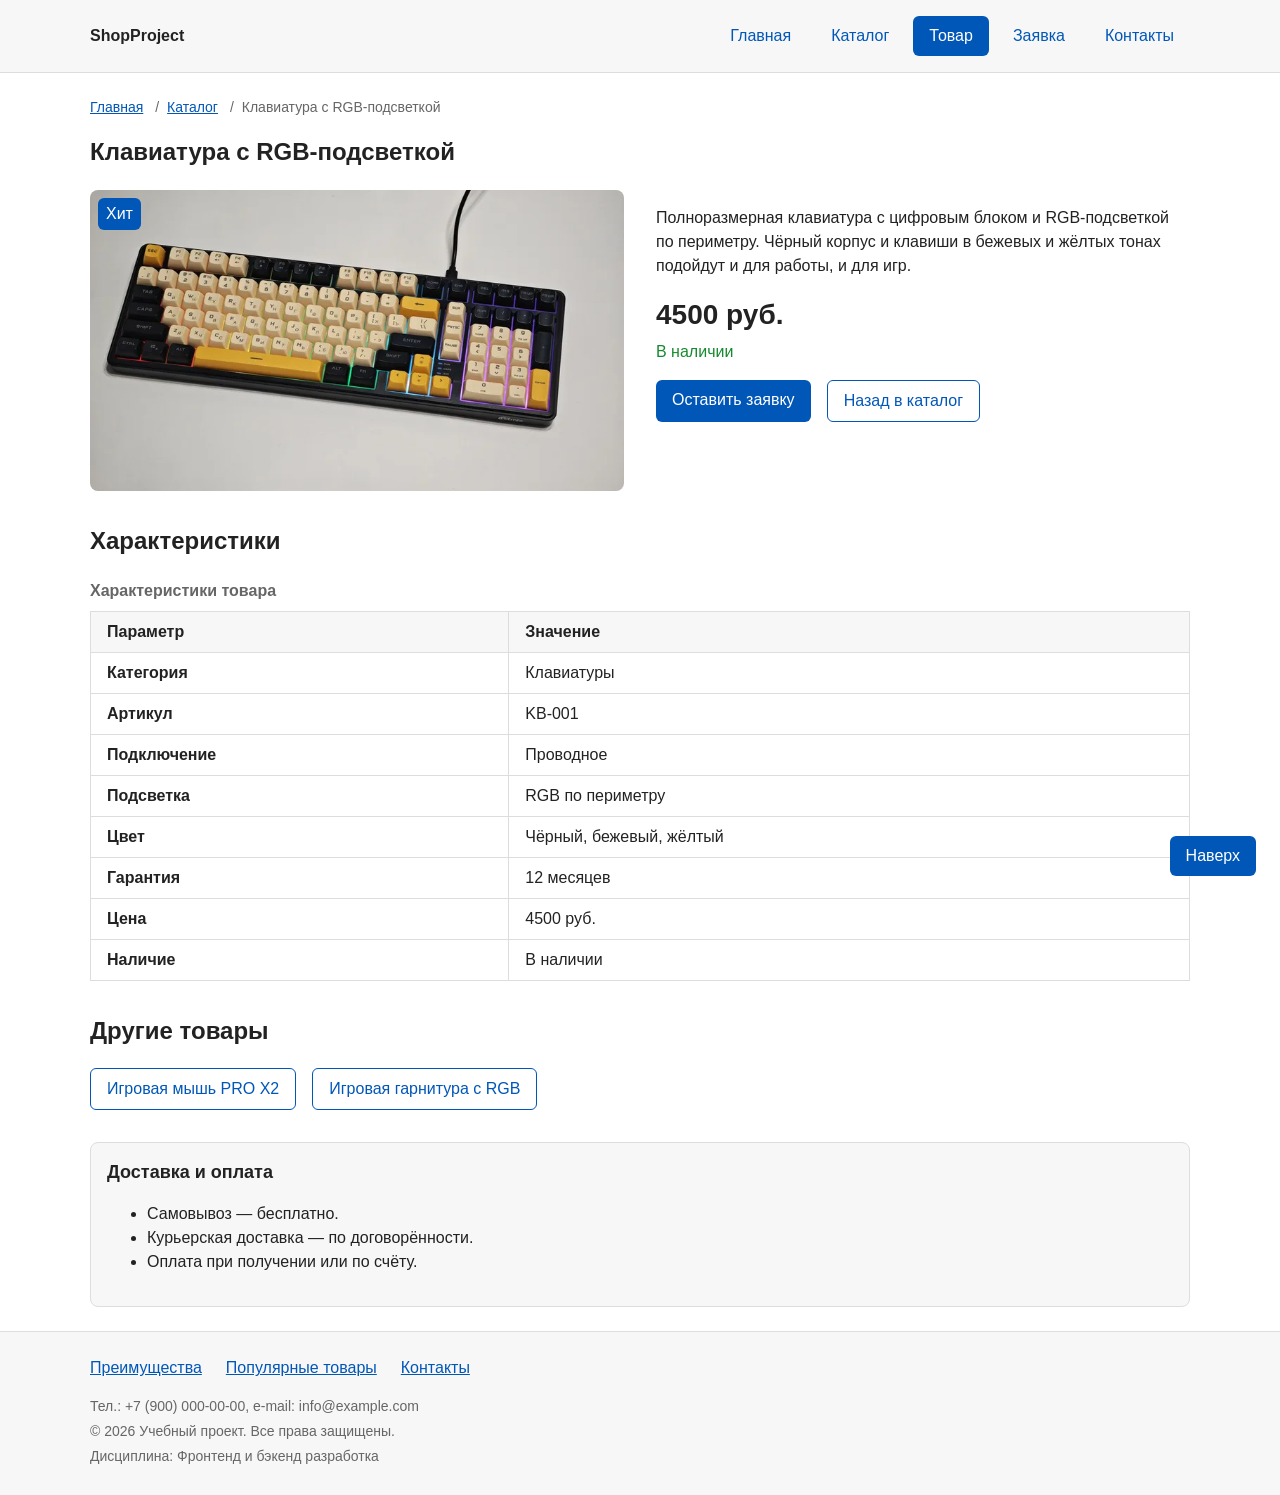
<file: product.html>
<!DOCTYPE html>
<html lang="ru">

<head>
    <meta charset="UTF-8">
    <meta name="viewport" content="width=device-width, initial-scale=1.0">
    <meta name="description" content="Карточка товара «Клавиатура с RGB-подсветкой»: изображение, описание, цена, таблица характеристик и кнопка заявки.">
    <title>Клавиатура с RGB-подсветкой — карточка товара</title>
    <link rel="stylesheet" href="css/style.css">
    <script src="js/main.js" defer></script>
    <meta property="og:type" content="website">
    <meta property="og:title" content="Клавиатура с RGB-подсветкой — карточка товара">
    <meta property="og:description" content="Карточка товара «Клавиатура с RGB-подсветкой»: изображение, описание, цена, таблица характеристик и кнопка заявки.">
</head>

<body>
    <header class="site-header">
        <div class="site-header__inner">
            <a class="site-header__logo" href="index.html">ShopProject</a>

            <nav class="site-nav" aria-label="Основная навигация">
                <ul class="site-nav__list">
                    <li class="site-nav__item">
                        <a class="site-nav__link" href="index.html">Главная</a>
                    </li>
                    <li class="site-nav__item">
                        <a class="site-nav__link" href="catalog.html">Каталог</a>
                    </li>
                    <li class="site-nav__item">
                        <a class="site-nav__link site-nav__link--active" aria-current="page" href="product.html">Товар</a>
                    </li>
                    <li class="site-nav__item">
                        <a class="site-nav__link" href="order.html">Заявка</a>
                    </li>
                    <li class="site-nav__item">
                        <a class="site-nav__link" href="contacts.html">Контакты</a>
                    </li>
                </ul>
            </nav>
        </div>
    </header>

    <main class="site-main">
        <nav class="breadcrumbs" aria-label="Хлебные крошки">
            <a class="breadcrumbs__link" href="index.html">Главная</a>
            <a class="breadcrumbs__link breadcrumbs__link--next" href="catalog.html">Каталог</a>
            <span class="breadcrumbs__current">Клавиатура с RGB-подсветкой</span>
        </nav>

        <article class="product-page">
            <h1 class="product-page__title">Клавиатура с RGB-подсветкой</h1>

            <div class="product-page__layout">
                <div class="product-page__media">
                    <span class="product-page__badge product-page__badge--featured">Хит</span>
                    <img class="product-page__image" src="images/product-1.png" alt="Клавиатура с цифровым блоком, чёрно-бежево-жёлтые клавиши, RGB-подсветка" width="760" height="428">
                </div>

                <div class="product-page__info">
                    <p class="product-page__description">Полноразмерная клавиатура с цифровым блоком и RGB-подсветкой по периметру. Чёрный корпус и клавиши в бежевых и жёлтых тонах подойдут и для работы, и для игр.</p>
                    <p class="product-page__price">4500 руб.</p>
                    <p class="product-page__stock">В наличии</p>
                    <div class="product-page__actions">
                        <a class="button button--primary" href="order.html">Оставить заявку</a>
                        <a class="button button--secondary" href="catalog.html">Назад в каталог</a>
                    </div>
                </div>
            </div>

            <section class="product-page__section" aria-labelledby="specs-title">
                <h2 id="specs-title">Характеристики</h2>
                <table class="product-table">
                    <caption class="product-table__caption">Характеристики товара</caption>
                    <thead>
                        <tr>
                            <th scope="col">Параметр</th>
                            <th scope="col">Значение</th>
                        </tr>
                    </thead>
                    <tbody>
                        <tr><th scope="row">Категория</th><td>Клавиатуры</td></tr>
                        <tr><th scope="row">Артикул</th><td>KB-001</td></tr>
                        <tr><th scope="row">Подключение</th><td>Проводное</td></tr>
                        <tr><th scope="row">Подсветка</th><td>RGB по периметру</td></tr>
                        <tr><th scope="row">Цвет</th><td>Чёрный, бежевый, жёлтый</td></tr>
                        <tr><th scope="row">Гарантия</th><td>12 месяцев</td></tr>
                        <tr><th scope="row">Цена</th><td>4500 руб.</td></tr>
                        <tr><th scope="row">Наличие</th><td>В наличии</td></tr>
                    </tbody>
                </table>
            </section>

            <section class="product-page__section" aria-labelledby="related-title">
                <h2 id="related-title">Другие товары</h2>
                <div class="product-page__actions">
                        <a class="button button--secondary" href="product-2.html">Игровая мышь PRO X2</a>
                        <a class="button button--secondary" href="product-3.html">Игровая гарнитура с RGB</a>
                </div>
            </section>

            <aside class="product-page__aside" aria-label="Доставка и оплата">
                <h2 class="product-page__aside-title">Доставка и оплата</h2>
                <ul>
                    <li>Самовывоз — бесплатно.</li>
                    <li>Курьерская доставка — по договорённости.</li>
                    <li>Оплата при получении или по счёту.</li>
                </ul>
            </aside>
        </article>
    </main>

    <footer class="site-footer" id="contacts">
        <div class="site-footer__inner">
            <ul class="site-footer__links">
                <li><a class="site-footer__link" href="index.html#advantages">Преимущества</a></li>
                <li><a class="site-footer__link" href="index.html#popular">Популярные товары</a></li>
                <li><a class="site-footer__link" href="contacts.html">Контакты</a></li>
            </ul>
            <p class="site-footer__text">Тел.: +7 (900) 000-00-00, e-mail: info@example.com</p>
            <p class="site-footer__text">&copy; 2026 Учебный проект. Все права защищены.</p>
            <p class="site-footer__text">Дисциплина: Фронтенд и бэкенд разработка</p>
        </div>
    </footer>

    <a class="to-top" href="#" aria-label="Наверх">Наверх</a>
</body>

</html>
</file>
<file: css/style.css>
/* ===============================
   1. Переменные проекта
   =============================== */

:root {
  /* Цвета */
  --color-bg: #ffffff;
  --color-text: #222222;
  --color-muted: #666666;
  --color-primary: #0057b8;
  --color-primary-dark: #003f86;
  --color-border: #dddddd;
  --color-surface: #f7f7f7;
  --color-surface-accent: #eef5ff;
  --color-danger: #b00020;
  --color-success: #168a2f;
  --color-success-bg: #eefaf0;
  --color-white: #ffffff;

  /* Отступы */
  --space-xs: 4px;
  --space-sm: 8px;
  --space-md: 16px;
  --space-lg: 24px;
  --space-xl: 32px;

  /* Скругления */
  --radius-sm: 6px;
  --radius-md: 8px;
  --radius-lg: 12px;

  /* Размеры и шрифты */
  --container-width: 1100px;
  --header-offset: 88px;
  --font-size-sm: 14px;
  --font-size-lg: 18px;
  --font-size-xl: 28px;

  /* Слои (z-index) */
  --z-sticky: 100;
  --z-fixed: 200;
  --z-toast: 300;
  --z-modal: 1000;
}

/* ===============================
   2. Базовые стили
   =============================== */

* {
  box-sizing: border-box;
}

html {
  scroll-behavior: smooth;
}

/* Убираем внешний отступ браузера, чтобы вокруг страницы не было рамки. */
body {
  margin: 0;
  font-family: Arial, sans-serif;
  line-height: 1.5;
  color: var(--color-text);
  background-color: var(--color-bg);
}

a {
  color: var(--color-primary);
}

a:hover {
  color: var(--color-primary-dark);
}

a:focus-visible {
  outline: 2px solid var(--color-primary);
  outline-offset: 3px;
}

/* Цель якорной ссылки не прячется под липкой шапкой. */
:target {
  scroll-margin-top: var(--header-offset);
}

/* Подсветка раздела, на который ведёт якорь. */
.section:target {
  outline: 2px dashed var(--color-primary);
  outline-offset: 4px;
}

/* Общие заголовки блоков: без верхнего отступа. */
.hero__title,
.section__title,
.product-page__title,
.catalog-filters__title,
.order-dialog__title,
.product-page__aside-title,
.order-layout__aside-title {
  margin-top: 0;
}

.product-page__aside-title,
.order-layout__aside-title {
  font-size: var(--font-size-lg);
}

/* ===============================
   3. Блок site-header
   =============================== */

.site-header {
  position: sticky;
  top: 0;
  z-index: var(--z-sticky);
  padding: 0 var(--space-lg);
  background-color: var(--color-surface);
  border-bottom: 1px solid var(--color-border);
}

.site-header__inner {
  display: flex;
  flex-wrap: wrap;
  align-items: center;
  justify-content: space-between;
  gap: var(--space-sm) var(--space-lg);
  max-width: var(--container-width);
  margin: 0 auto;
  padding: var(--space-md) 0;
}

.site-header__logo {
  font-weight: 700;
  color: var(--color-text);
  text-decoration: none;
}

/* ===============================
   4. Блок site-nav
   =============================== */

.site-nav__list {
  display: flex;
  flex-wrap: wrap;
  align-items: center;
  gap: var(--space-sm);
  padding: 0;
  margin: 0;
  list-style: none;
}

.site-nav__link {
  display: inline-block;
  padding: var(--space-sm) var(--space-md);
  color: var(--color-primary);
  text-decoration: none;
  border-radius: var(--radius-sm);
}

.site-nav__link:hover,
.site-nav__link--active {
  color: var(--color-white);
  background-color: var(--color-primary);
}

/* ===============================
   5. Основная область и подвал
   =============================== */

.site-main {
  padding: var(--space-lg);
}

.site-footer {
  padding: var(--space-lg);
  background-color: var(--color-surface);
  border-top: 1px solid var(--color-border);
}

.site-footer__inner {
  max-width: var(--container-width);
  margin: 0 auto;
}

.site-footer__links {
  display: flex;
  flex-wrap: wrap;
  gap: var(--space-sm) var(--space-lg);
  margin: 0 0 var(--space-md);
  padding: 0;
  list-style: none;
}

.site-footer__text {
  margin: 0 0 var(--space-xs);
  color: var(--color-muted);
  font-size: var(--font-size-sm);
}

/* ===============================
   6. Блоки breadcrumbs и anchor-nav
   =============================== */

.breadcrumbs {
  max-width: var(--container-width);
  margin: 0 auto var(--space-md);
  font-size: var(--font-size-sm);
  color: var(--color-muted);
}

.breadcrumbs__link--next:hover {
  text-decoration: underline;
}

/* Разделитель ставится перед каждым пунктом, кроме первого. */
.breadcrumbs__link--next::before,
.breadcrumbs__current::before {
  content: "/";
  display: inline-block;
  margin: 0 var(--space-sm);
  color: var(--color-muted);
}

/* Ссылки на разделы главной страницы. */
.anchor-nav {
  display: flex;
  flex-wrap: wrap;
  gap: var(--space-sm) var(--space-md);
  max-width: var(--container-width);
  margin: 0 auto var(--space-xl);
}

.anchor-nav__link {
  padding: var(--space-xs) var(--space-md);
  border: 1px solid var(--color-border);
  border-radius: var(--radius-lg);
  text-decoration: none;
}

.anchor-nav__link:hover {
  border-color: var(--color-primary);
}

/* ===============================
   7. Блоки hero и section
   =============================== */

.hero {
  max-width: var(--container-width);
  margin: 0 auto var(--space-lg);
  padding: var(--space-xl) var(--space-lg);
  background-color: var(--color-surface-accent);
  border-radius: var(--radius-lg);
}

.section {
  max-width: var(--container-width);
  margin: 0 auto var(--space-xl);
}

/* ===============================
   8. Блок button
   =============================== */

.button {
  display: inline-block;
  padding: var(--space-sm) var(--space-md);
  border: none;
  border-radius: var(--radius-sm);
  font: inherit;
  text-decoration: none;
  cursor: pointer;
}

.button--primary {
  color: var(--color-white);
  background-color: var(--color-primary);
}

.button--primary:hover {
  color: var(--color-white);
  background-color: var(--color-primary-dark);
}

.button--secondary {
  color: var(--color-primary);
  background-color: transparent;
  border: 1px solid var(--color-primary);
}

.button--secondary:hover {
  color: var(--color-white);
  background-color: var(--color-primary);
}

.button:focus-visible {
  outline: 2px solid var(--color-primary);
  outline-offset: 3px;
}

.button:disabled,
.button--disabled {
  opacity: 0.6;
  cursor: not-allowed;
}

/* ===============================
   9. Блоки products-grid и product-card
   =============================== */

.products-grid {
  display: grid;
  grid-template-columns: repeat(3, 1fr);
  gap: var(--space-lg);
}

/* Карточка товара: контейнер для бейджа (position: relative). */
.product-card {
  position: relative;
  display: flex;
  flex-direction: column;
  gap: var(--space-sm);
  padding: var(--space-md);
  border: 1px solid var(--color-border);
  border-radius: var(--radius-md);
  background-color: var(--color-bg);
}

.product-card:hover {
  border-color: var(--color-primary);
}

/* Модификаторы карточки: цвет рамки и бейджа. */
.product-card--featured {
  border-color: var(--color-primary);
}

.product-card--new,
.product-card--new:hover {
  border-color: var(--color-success);
}

.product-card--discount,
.product-card--discount:hover {
  border-color: var(--color-danger);
}

/* Бейдж позиционируется относительно карточки. */
.product-card__badge {
  position: absolute;
  top: var(--space-sm);
  right: var(--space-sm);
  z-index: 1;
  padding: var(--space-xs) var(--space-sm);
  border-radius: var(--radius-sm);
  font-size: var(--font-size-sm);
  color: var(--color-white);
  background-color: var(--color-primary);
}

.product-card--new .product-card__badge {
  background-color: var(--color-success);
}

.product-card--discount .product-card__badge {
  background-color: var(--color-danger);
}

.product-card__image {
  display: block;
  width: 100%;
  /* height: auto нужен, чтобы атрибут height у <img> не растягивал картинку. */
  height: auto;
  aspect-ratio: 4 / 3;
  object-fit: contain;
  border-radius: var(--radius-sm);
  background-color: var(--color-bg);
}

.product-card__title {
  margin: 0;
  color: var(--color-text);
}

.product-card__description {
  margin: 0;
  color: var(--color-muted);
}

.product-card__price {
  margin: 0;
  font-weight: 700;
}

.product-card--discount .product-card__price {
  color: var(--color-danger);
}

/* Старая цена у товаров со скидкой. */
.product-card__old-price,
.product-page__old-price {
  margin-left: var(--space-sm);
  color: var(--color-muted);
  font-weight: 400;
}

.product-card__actions {
  display: flex;
  flex-wrap: wrap;
  gap: var(--space-sm);
  margin-top: auto;
}

/* ===============================
   10. Блоки catalog-layout и catalog-filters
   =============================== */

.catalog-layout {
  max-width: var(--container-width);
  margin: 0 auto var(--space-xl);
  display: grid;
  grid-template-columns: 260px 1fr;
  grid-template-areas: "filters products";
  gap: var(--space-lg);
}

.catalog-layout__filters {
  grid-area: filters;
}

.catalog-layout__products {
  grid-area: products;
}

/* Боковые панели: общий вид. */
.catalog-filters,
.product-page__aside,
.order-layout__aside {
  padding: var(--space-md);
  border: 1px solid var(--color-border);
  border-radius: var(--radius-md);
  background-color: var(--color-surface);
}

/* Фильтр остаётся на экране при прокрутке каталога (position: sticky). */
.catalog-filters {
  position: sticky;
  top: var(--header-offset);
  align-self: start;
}

.catalog-filters__form {
  display: grid;
  gap: var(--space-md);
}

.catalog-filters__group {
  margin: 0;
  padding: var(--space-md);
  border: 1px solid var(--color-border);
  border-radius: var(--radius-sm);
}

.catalog-filters__legend {
  font-weight: 700;
}

.catalog-filters__label {
  display: block;
  margin-bottom: var(--space-sm);
}

.catalog-filters__input {
  width: 100%;
  padding: var(--space-sm) 10px;
  border: 1px solid var(--color-border);
  border-radius: var(--radius-sm);
  font: inherit;
}

.catalog-filters__input:focus-visible {
  outline: 2px solid var(--color-primary);
  outline-offset: 3px;
}

/* ===============================
   11. Блок order-dialog
   =============================== */

/*
  Модальное окно <dialog>. Метод showModal() помещает его в top layer,
  а z-index оставлен для случая показа окна без showModal().
*/
.order-dialog {
  z-index: var(--z-modal);
  width: min(100% - 32px, 560px);
  padding: var(--space-lg);
  border: none;
  border-radius: var(--radius-lg);
}

.order-dialog::backdrop {
  background-color: rgba(0, 0, 0, 0.5);
}

.order-dialog__product {
  margin: 0 0 var(--space-md);
  color: var(--color-muted);
}

/* ===============================
   12. Блок order-form
   =============================== */

.order-form__field {
  margin-bottom: var(--space-md);
}

.order-form__label {
  display: block;
  margin-bottom: var(--space-xs);
}

.order-form__input,
.order-form__select,
.order-form__textarea {
  width: 100%;
  padding: 10px 12px;
  border: 1px solid var(--color-border);
  border-radius: var(--radius-sm);
  font: inherit;
}

.order-form__input:hover,
.order-form__select:hover,
.order-form__textarea:hover {
  border-color: var(--color-primary);
}

/* Видимый фокус для клавиатурной навигации. */
.order-form__input:focus-visible,
.order-form__select:focus-visible,
.order-form__textarea:focus-visible,
.order-form__checkbox:focus-visible {
  border-color: var(--color-primary);
  outline: 2px solid var(--color-primary);
  outline-offset: 3px;
}

/* Ошибочные поля: атрибут aria-invalid ставит JavaScript. */
.order-form__input[aria-invalid="true"],
.order-form__select[aria-invalid="true"],
.order-form__textarea[aria-invalid="true"] {
  border-color: var(--color-danger);
}

/* Текст ошибки под полем. */
.order-form__error {
  display: block;
  margin-top: var(--space-xs);
  color: var(--color-danger);
  font-size: var(--font-size-sm);
}

.order-form__label--inline {
  display: flex;
  align-items: center;
  gap: var(--space-sm);
}

.order-form__checkbox {
  width: auto;
}

.order-form__hint {
  display: block;
  margin-top: var(--space-xs);
  color: var(--color-muted);
}

.order-form__actions {
  display: flex;
  gap: var(--space-md);
  margin-top: var(--space-lg);
}

/* ===============================
   13. Блок success-message
   =============================== */

/* Уведомление поверх страницы: видно без прокрутки (position: fixed). */
.success-message {
  position: fixed;
  left: var(--space-lg);
  bottom: var(--space-lg);
  z-index: var(--z-toast);
  max-width: 360px;
  margin: 0;
  padding: var(--space-md);
  border-left: 4px solid var(--color-success);
  border-radius: var(--radius-sm);
  background-color: var(--color-success-bg);
}

/* ===============================
   14. Блоки product-page и product-table
   =============================== */

.product-page {
  position: relative;
  max-width: var(--container-width);
  margin: 0 auto;
}

.product-page__layout {
  display: grid;
  grid-template-columns: 1fr 1fr;
  gap: var(--space-xl);
  margin-bottom: var(--space-xl);
}

.product-page__media {
  position: relative;
}

.product-page__badge {
  position: absolute;
  top: var(--space-sm);
  left: var(--space-sm);
  padding: var(--space-xs) var(--space-sm);
  border-radius: var(--radius-sm);
  color: var(--color-white);
  background-color: var(--color-primary);
}

.product-page__badge--new {
  background-color: var(--color-success);
}

.product-page__badge--discount {
  background-color: var(--color-danger);
}

.product-page__image {
  display: block;
  width: 100%;
  height: auto;
  border-radius: var(--radius-md);
}

.product-page__price {
  margin: 0 0 var(--space-xs);
  font-size: var(--font-size-xl);
  font-weight: 700;
}

.product-page__stock {
  margin: 0 0 var(--space-md);
  color: var(--color-success);
}

.product-page__actions {
  display: flex;
  flex-wrap: wrap;
  gap: var(--space-md);
}

.product-page__section {
  margin-bottom: var(--space-xl);
}

.product-table {
  width: 100%;
  border-collapse: collapse;
}

.product-table__caption {
  padding-bottom: var(--space-sm);
  text-align: left;
  font-weight: 700;
  color: var(--color-muted);
}

.product-table th,
.product-table td {
  padding: var(--space-sm) var(--space-md);
  border: 1px solid var(--color-border);
  text-align: left;
}

.product-table thead th {
  background-color: var(--color-surface);
}

.product-table tbody tr:hover {
  background-color: var(--color-surface-accent);
}

/* ===============================
   15. Блоки order-layout и contacts-list
   =============================== */

.order-layout {
  display: grid;
  grid-template-columns: 1fr 300px;
  gap: var(--space-xl);
  max-width: var(--container-width);
  margin: 0 auto var(--space-xl);
}

.order-layout__aside {
  align-self: start;
}

.order-layout__steps {
  padding-left: var(--space-lg);
}

.contacts-list {
  padding: 0;
  list-style: none;
}

.contacts-list__item {
  padding: var(--space-sm) 0;
  border-bottom: 1px solid var(--color-border);
}

/* ===============================
   16. Блок to-top (fixed)
   =============================== */

.to-top {
  position: fixed;
  right: var(--space-lg);
  bottom: var(--space-lg);
  z-index: var(--z-fixed);
  padding: var(--space-sm) var(--space-md);
  border-radius: var(--radius-sm);
  color: var(--color-white);
  background-color: var(--color-primary);
  text-decoration: none;
}

.to-top:hover {
  color: var(--color-white);
  background-color: var(--color-primary-dark);
}
</file>
